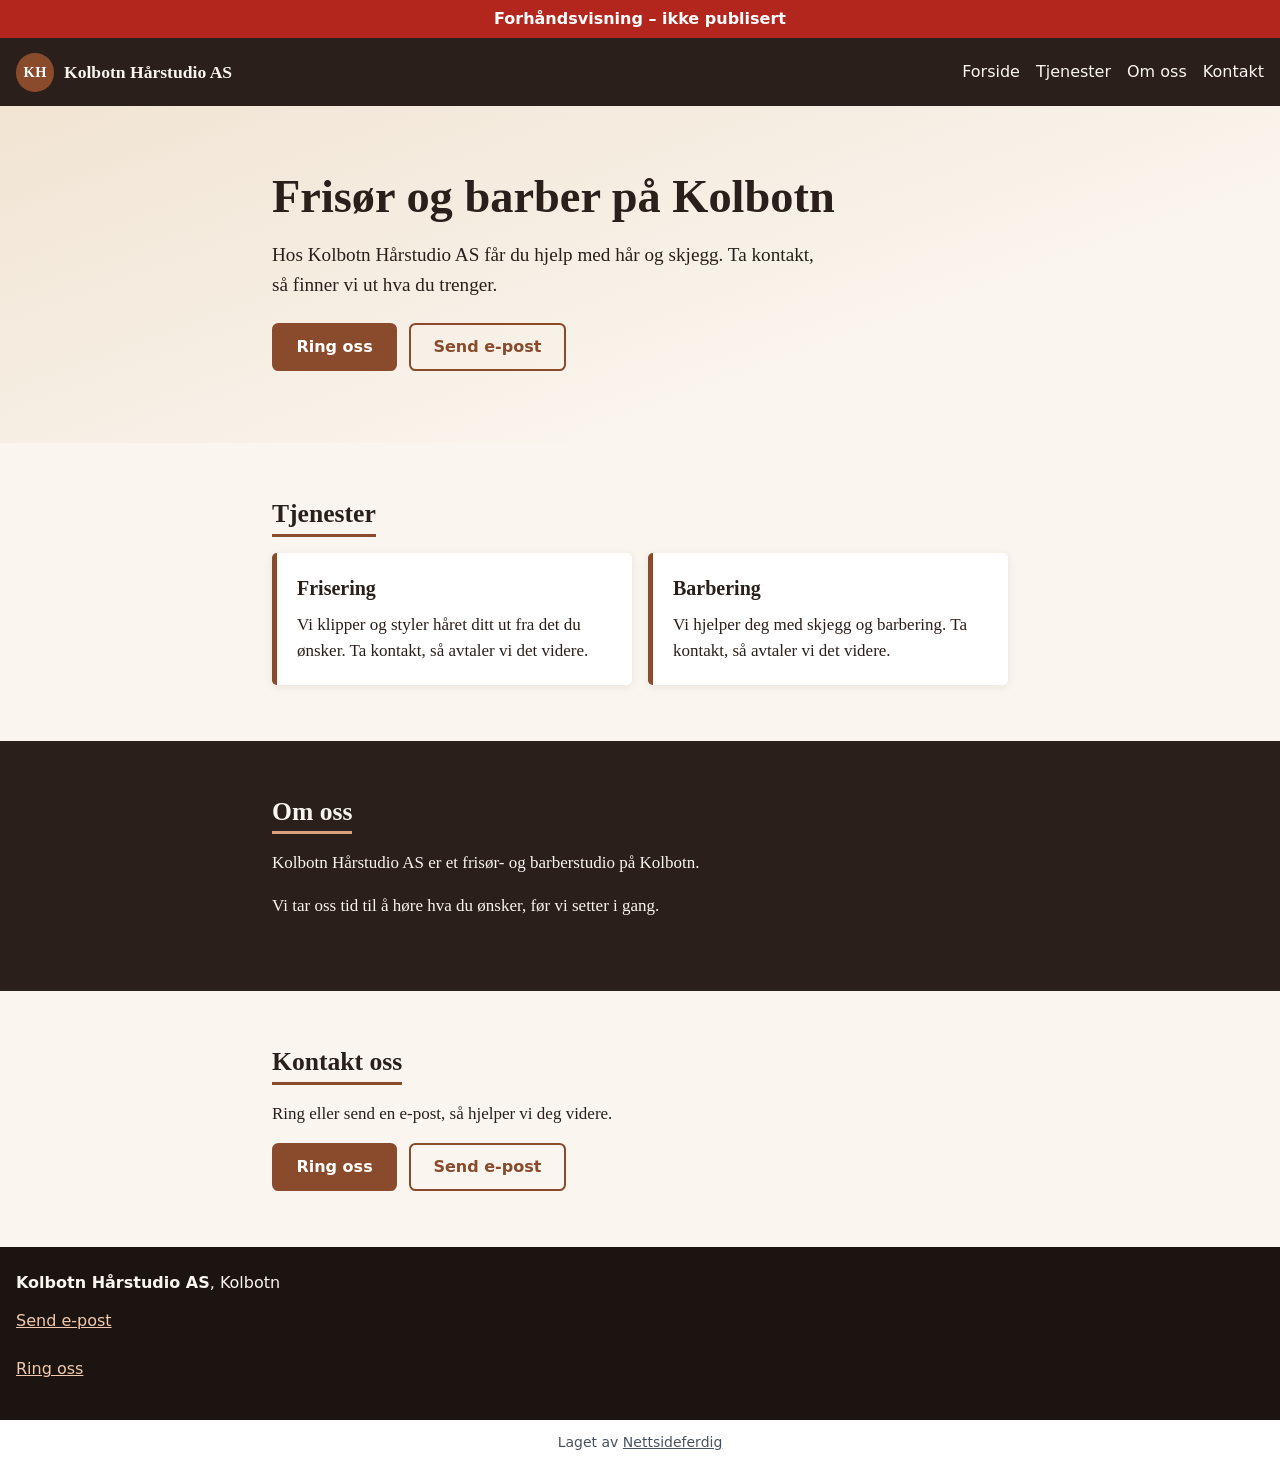
<file: index.html>
<!doctype html>
<html lang="nb">
<head>
<meta charset="utf-8">
<meta name="viewport" content="width=device-width, initial-scale=1">
<title>Frisør og barber på Kolbotn | Kolbotn Hårstudio AS</title>
<meta name="description" content="Kolbotn Hårstudio AS er et frisør- og barberstudio på Kolbotn. Ta kontakt, så hjelper vi deg med hår og skjegg.">
<link rel="canonical" href="https://andersmathisen7-design.github.io/side-kolbotn-harstudio-as-a11ec054/">
<meta property="og:type" content="website">
<meta property="og:locale" content="nb_NO">
<meta property="og:site_name" content="Kolbotn Hårstudio AS">
<meta property="og:title" content="Frisør og barber på Kolbotn | Kolbotn Hårstudio AS">
<meta property="og:description" content="Kolbotn Hårstudio AS er et frisør- og barberstudio på Kolbotn. Ta kontakt, så hjelper vi deg med hår og skjegg.">
<meta property="og:url" content="https://andersmathisen7-design.github.io/side-kolbotn-harstudio-as-a11ec054/">
<meta http-equiv="Content-Security-Policy" content="default-src 'none'; style-src 'self'; img-src 'self'; manifest-src 'self'; worker-src 'self'; script-src 'self'">
<link rel="stylesheet" href="./style.css">
<meta name="theme-color" content="#8a4b2d">
<link rel="manifest" href="./manifest.webmanifest">
<link rel="icon" href="./icon.svg" type="image/svg+xml">
<script src="./pwa.js" defer></script>
<meta name="robots" content="noindex,nofollow">
<script type="application/ld+json">{"@context":"https://schema.org","@type":"HairSalon","name":"Kolbotn Hårstudio AS","description":"Kolbotn Hårstudio AS er et frisør- og barberstudio på Kolbotn. Ta kontakt, så hjelper vi deg med hår og skjegg.","email":"amkleven@gmail.com","areaServed":"Kolbotn","url":"https://andersmathisen7-design.github.io/side-kolbotn-harstudio-as-a11ec054","telephone":"66 80 14 70"}</script>
</head>
<body>
<div class="forhandsstripe">Forhåndsvisning – ikke publisert</div>
<header class="topp"><a class="logo" href="./"><span class="merke" aria-hidden="true">KH</span><span>Kolbotn Hårstudio AS</span></a><nav class="meny" aria-label="Hovedmeny"><a href="./">Forside</a><a href="./#tjenester">Tjenester</a><a href="./#om-oss">Om oss</a><a href="./#kontakt">Kontakt</a></nav></header>
<main>
<section class="hero"><div class="inn"><h1>Frisør og barber på Kolbotn</h1><p>Hos Kolbotn Hårstudio AS får du hjelp med hår og skjegg. Ta kontakt, så finner vi ut hva du trenger.</p><div class="knapper"><a class="knapp" href="tel:66801470">Ring oss</a><a class="knapp sek" href="mailto:amkleven@gmail.com">Send e-post</a></div></div></section><section class="seksjon" id="tjenester"><div class="inn"><h2>Tjenester</h2><div class="kort-liste"><article class="kort"><h3>Frisering</h3><p>Vi klipper og styler håret ditt ut fra det du ønsker. Ta kontakt, så avtaler vi det videre.</p></article><article class="kort"><h3>Barbering</h3><p>Vi hjelper deg med skjegg og barbering. Ta kontakt, så avtaler vi det videre.</p></article></div></div></section><section class="seksjon mork" id="om-oss"><div class="inn"><h2>Om oss</h2><p>Kolbotn Hårstudio AS er et frisør- og barberstudio på Kolbotn.</p><p>Vi tar oss tid til å høre hva du ønsker, før vi setter i gang.</p></div></section><section class="seksjon" id="kontakt"><div class="inn"><h2>Kontakt oss</h2><p>Ring eller send en e-post, så hjelper vi deg videre.</p><div class="knapper"><a class="knapp" href="tel:66801470">Ring oss</a><a class="knapp sek" href="mailto:amkleven@gmail.com">Send e-post</a></div></div></section>
</main>
<footer class="bunn"><p><strong>Kolbotn Hårstudio AS</strong>, Kolbotn</p><p><a href="mailto:amkleven@gmail.com">Send e-post</a></p><p><a href="tel:66801470">Ring oss</a></p></footer>
<p class="nf-byra">Laget av <a href="https://nettsideferdig.no/">Nettsideferdig</a></p>
</body>
</html>
</file>
<file: style.css>
/* Fast fra Sidefabrikken: bestillingswidgeten. */
:root { --nf-farge: #8a4b2d; }
#nf-bestill [hidden] { display: none !important; }
#nf-bestill button { font: inherit; padding: 0.5rem 0.9rem; margin: 0.2rem; border: 1px solid var(--nf-farge); border-radius: 6px; background: #fff; color: var(--nf-farge); cursor: pointer; }
#nf-bestill button:disabled { opacity: 0.6; }
#nf-bestill .nf-knapp { background: var(--nf-farge); color: #fff; }
#nf-bestill .nf-tjeneste { display: block; width: 100%; text-align: left; }
#nf-bestill .nf-tjeneste small, #nf-bestill .nf-vare small { display: block; color: #555; }
#nf-bestill .nf-felt { display: block; margin: 0.5rem 0; }
#nf-bestill input, #nf-bestill select, #nf-bestill textarea { font: inherit; padding: 0.4rem; border: 1px solid #c5cad3; border-radius: 4px; display: block; width: 100%; max-width: 24rem; }
#nf-bestill input[type="checkbox"], #nf-bestill input[type="radio"] { display: inline-block; width: auto; margin: 0 0.4rem 0 0; vertical-align: middle; }
#nf-bestill .nf-rad { display: flex; flex-wrap: wrap; gap: 0.5rem; }
#nf-bestill .nf-vare { padding: 0.4rem 0; border-bottom: 1px solid #e3e6eb; }
#nf-bestill .nf-feil, #nf-bestill .nf-utsolgt { color: #b3261e; }
#nf-bestill .nf-test { background: #fff4e5; padding: 0.4rem 0.8rem; border-radius: 6px; }
#nf-bestill .nf-oppsummering { font-weight: 600; }
#nf-bestill .nf-faner { display: flex; flex-wrap: wrap; gap: 0.25rem; margin: 0.5rem 0 1rem; }
#nf-bestill .nf-fane.nf-valgt, #nf-bestill .nf-dag.nf-valgt { background: var(--nf-farge); color: #fff; }
#nf-bestill .nf-adresse { position: relative; max-width: 24rem; }
#nf-bestill .nf-forslag { position: absolute; top: 100%; left: 0; right: 0; z-index: 10; max-height: 15rem; overflow-y: auto; background: #fff; border: 1px solid #c5cad3; border-radius: 4px; box-shadow: 0 4px 12px rgba(0, 0, 0, 0.15); }
#nf-bestill .nf-forslag button { display: block; width: 100%; margin: 0; border: 0; border-radius: 0; padding: 0.5rem 0.75rem; text-align: left; color: inherit; }
#nf-bestill .nf-forslag button:hover, #nf-bestill .nf-forslag button:focus { background: #f4f7fb; }
#nf-bestill .nf-dager { display: flex; flex-wrap: wrap; gap: 0.25rem; margin: 0.5rem 0; }
#nf-bestill .nf-dag.nf-full { text-decoration: line-through; color: #777; border-color: #c5cad3; }
#nf-bestill .nf-tillegg { margin: 0.5rem 0; }
#nf-bestill .nf-sporsmal { margin: 0.8rem 0; }
#nf-bestill .nf-hjelp { display: block; font-size: 0.875rem; color: #666; margin: 0.15rem 0 0.25rem; }
#nf-bestill .nf-sum { font-weight: 700; font-size: 1.15rem; }
#nf-bestill .nf-ja-nei { display: flex; gap: 1.5rem; margin-top: 0.25rem; }
.prisliste table { border-collapse: collapse; width: 100%; max-width: 36rem; }
.prisliste th, .prisliste td { text-align: left; padding: 0.4rem 0.6rem 0.4rem 0; border-bottom: 1px solid #e3e6eb; vertical-align: top; }
.prisliste td:last-child, .prisliste th:last-child { text-align: right; white-space: nowrap; padding-right: 0; }
.prisliste small { color: #555; }
.prisliste .prisinfo { font-size: 0.875rem; color: #555; }

.nf-skjema .nf-felt { display: block; margin: 0.75rem 0; }
.nf-skjema label, .nf-skjema legend { display: block; font-weight: 600; }
.nf-skjema fieldset { border: 0; padding: 0; margin: 0.75rem 0; min-width: 0; }
.nf-skjema fieldset label { font-weight: 400; }
.nf-skjema input, .nf-skjema textarea { font: inherit; padding: 0.5rem; border: 1px solid #c5cad3; border-radius: 4px; display: block; width: 100%; max-width: 32rem; }
.nf-skjema input[type="radio"] { display: inline-block; width: auto; margin: 0 0.4rem 0 0; vertical-align: middle; }
.nf-skjema input:focus, .nf-skjema textarea:focus { outline: 2px solid var(--nf-farge); outline-offset: 1px; }
.nf-skjema button { font: inherit; border: 0; cursor: pointer; }
.nf-skjema .nf-info { font-size: 0.875rem; color: #555; }

/* Designet */
body{margin:0;background:#faf5ee;color:#2a1f1a;font-family:Georgia,serif;font-size:1.0625rem;line-height:1.55}*{box-sizing:border-box}a{color:#8a4b2d}a:focus-visible{outline:3px solid #2a1f1a;outline-offset:3px}.topp{display:flex;flex-wrap:wrap;align-items:center;justify-content:space-between;gap:.5rem 1.25rem;padding:.75rem 1rem;background:#2a1f1a}.logo{display:inline-flex;align-items:center;gap:.6rem;min-height:44px;color:#faf5ee;text-decoration:none;font-weight:bold;font-size:1.1rem}.merke{display:inline-flex;align-items:center;justify-content:center;width:2.4rem;height:2.4rem;border-radius:50%;background:#8a4b2d;color:#fff;font-size:.9rem;letter-spacing:.04em}.meny{display:flex;flex-wrap:wrap;gap:.25rem 1rem;font-family:system-ui,Segoe UI,Helvetica,sans-serif}.meny a{display:inline-flex;align-items:center;min-height:44px;color:#faf5ee;text-decoration:none;font-size:1rem}.meny a:hover{text-decoration:underline}.topp a:focus-visible{outline-color:#faf5ee}.hero{padding:2.5rem 1rem 3rem;background:linear-gradient(160deg,#f1e4d3,#faf5ee 70%)}.inn{max-width:46rem;margin:0 auto}.hero h1{margin:0 0 1rem;font-size:2.1rem;line-height:1.15;color:#2a1f1a}.hero p{max-width:34rem;margin:0 0 1.5rem;font-size:1.2rem}.knapper{display:flex;flex-wrap:wrap;gap:.75rem}.knapp{display:inline-flex;align-items:center;justify-content:center;min-height:48px;padding:.6rem 1.4rem;border-radius:.4rem;background:#8a4b2d;color:#fff;border:2px solid #8a4b2d;text-decoration:none;font-family:system-ui,Segoe UI,Helvetica,sans-serif;font-weight:bold;font-size:1rem}.knapp.sek{background:transparent;color:#8a4b2d}.knapp:focus-visible{outline-color:#2a1f1a}.seksjon{padding:2.5rem 1rem}.seksjon h2{margin:0 0 1rem;font-size:1.6rem;line-height:1.2;border-bottom:3px solid #8a4b2d;display:inline-block;padding-bottom:.25rem}.seksjon p{max-width:38rem;margin:0 0 1rem}.kort-liste{display:grid;gap:1rem;grid-template-columns:1fr}.kort{padding:1.25rem;background:#fff;border-left:5px solid #8a4b2d;border-radius:.3rem;box-shadow:0 2px 8px rgba(42,31,26,.08)}.kort h3{margin:0 0 .5rem;font-size:1.25rem}.kort p{margin:0}.mork{background:#2a1f1a;color:#faf5ee}.mork h2{border-bottom-color:#d9a27f}.mork a{color:#f0c9ae}.mork .knapp{color:#fff}.mork .knapp.sek{color:#faf5ee;border-color:#faf5ee}.mork .knapp:focus-visible,.mork a:focus-visible{outline-color:#faf5ee}.bunn{padding:1.5rem 1rem;background:#1c1411;color:#faf5ee;font-family:system-ui,Segoe UI,Helvetica,sans-serif;font-size:1rem}.bunn a{display:inline-flex;align-items:center;min-height:44px;color:#f0c9ae}.bunn p{margin:0 0 .25rem}@media(min-width:40rem){.kort-liste{grid-template-columns:1fr 1fr}.hero{padding:4rem 1.5rem 4.5rem}.hero h1{font-size:2.9rem}.seksjon{padding:3.5rem 1.5rem}}

/* Fast fra Sidefabrikken */
.forhandsstripe { display: block !important; position: relative !important; z-index: 2147483647 !important; background: #b3261e !important; color: #fff !important; text-align: center !important; padding: 0.5rem 1rem !important; font: 600 1rem/1.4 system-ui, sans-serif !important; visibility: visible !important; opacity: 1 !important; max-height: none !important; height: auto !important; min-height: 0 !important; overflow: visible !important; margin: 0 !important; top: auto !important; left: auto !important; right: auto !important; bottom: auto !important; width: auto !important; transform: none !important; clip-path: none !important; filter: none !important; text-indent: 0 !important; font-size: 1rem !important; }
.nf-byra { display: block !important; position: static !important; inset: auto !important; z-index: auto !important; background: #fff !important; color: #4a5160 !important; text-align: center !important; padding: 0.75rem 1rem !important; margin: 0 !important; width: auto !important; max-width: none !important; height: auto !important; min-height: 0 !important; max-height: none !important; overflow: visible !important; visibility: visible !important; opacity: 1 !important; transform: none !important; clip-path: none !important; filter: none !important; font: 400 0.875rem/1.5 system-ui, sans-serif !important; letter-spacing: normal !important; text-indent: 0 !important; text-transform: none !important; }
.nf-byra a { display: inline !important; position: static !important; color: inherit !important; text-decoration: underline !important; font: inherit !important; visibility: visible !important; opacity: 1 !important; pointer-events: auto !important; }
.nf-felle { display: none !important; position: absolute !important; left: -10000px !important; width: 1px !important; height: 1px !important; overflow: hidden !important; }
</file>
